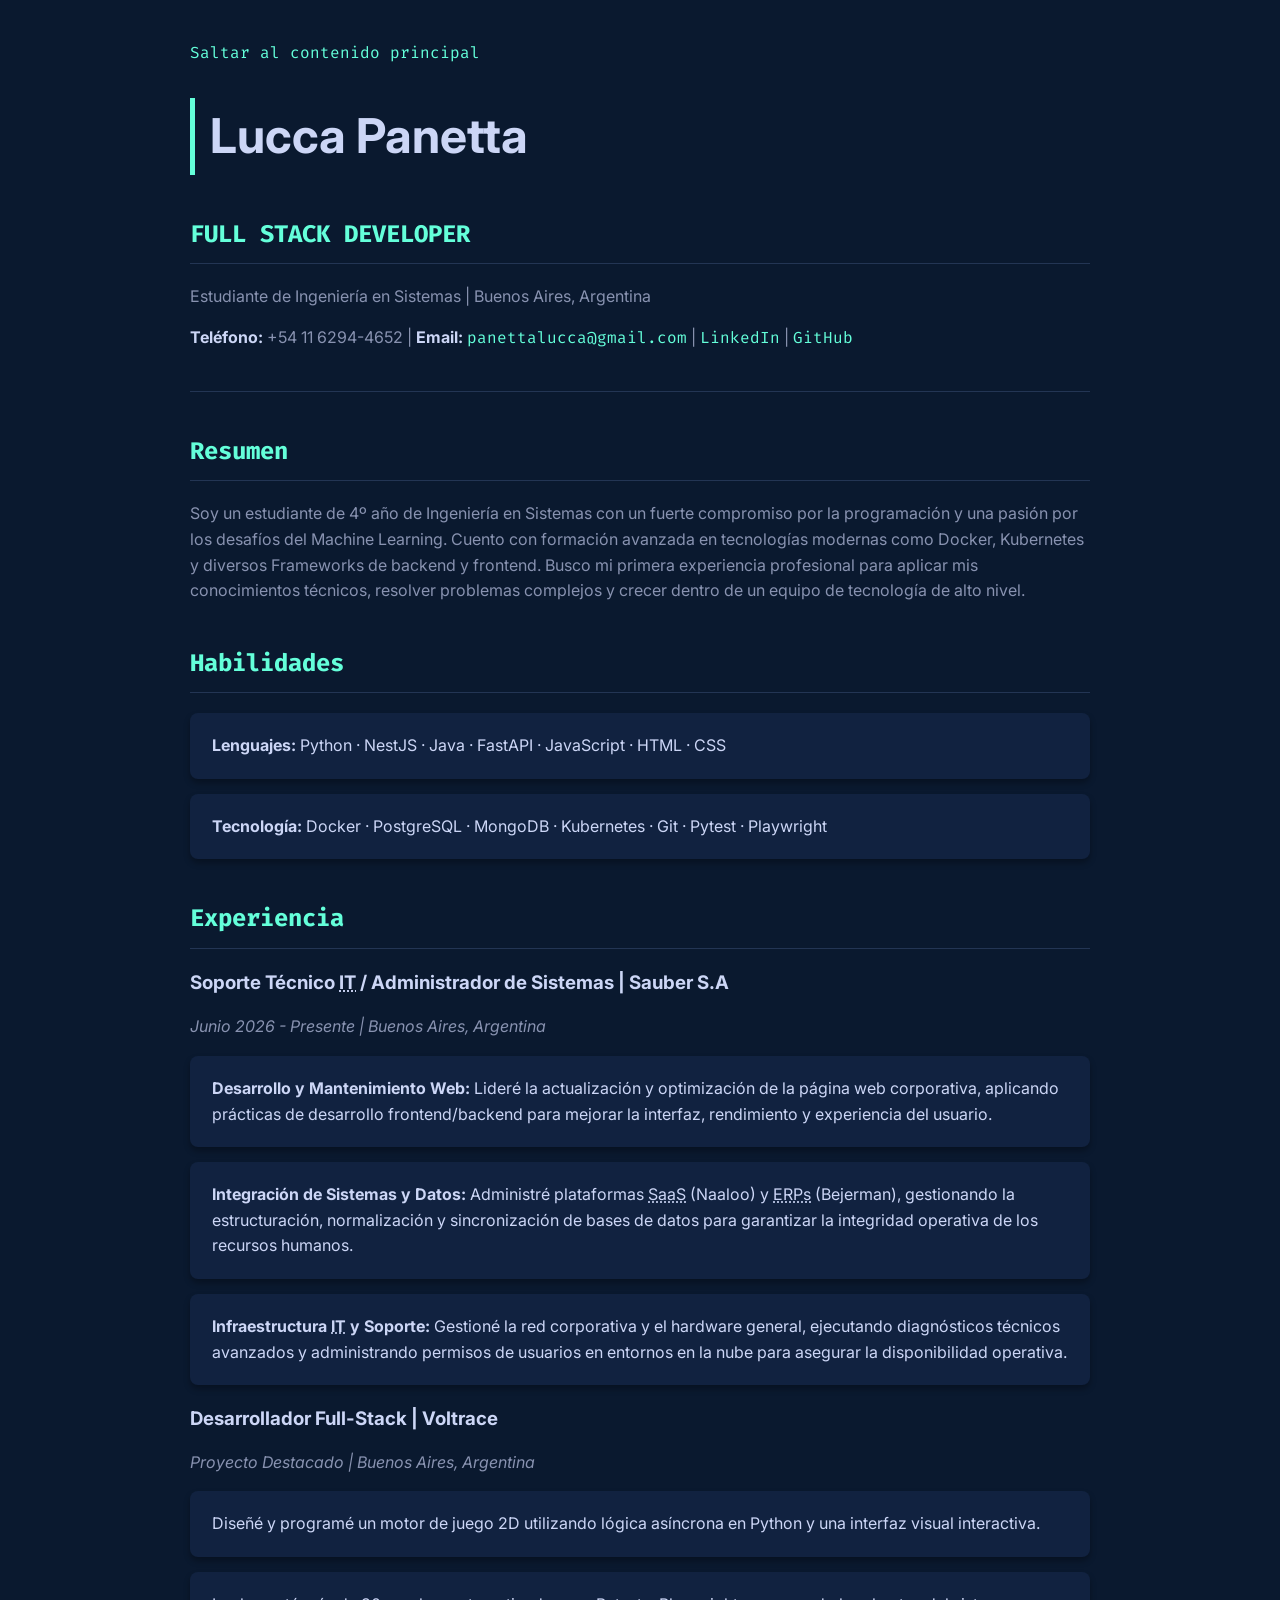
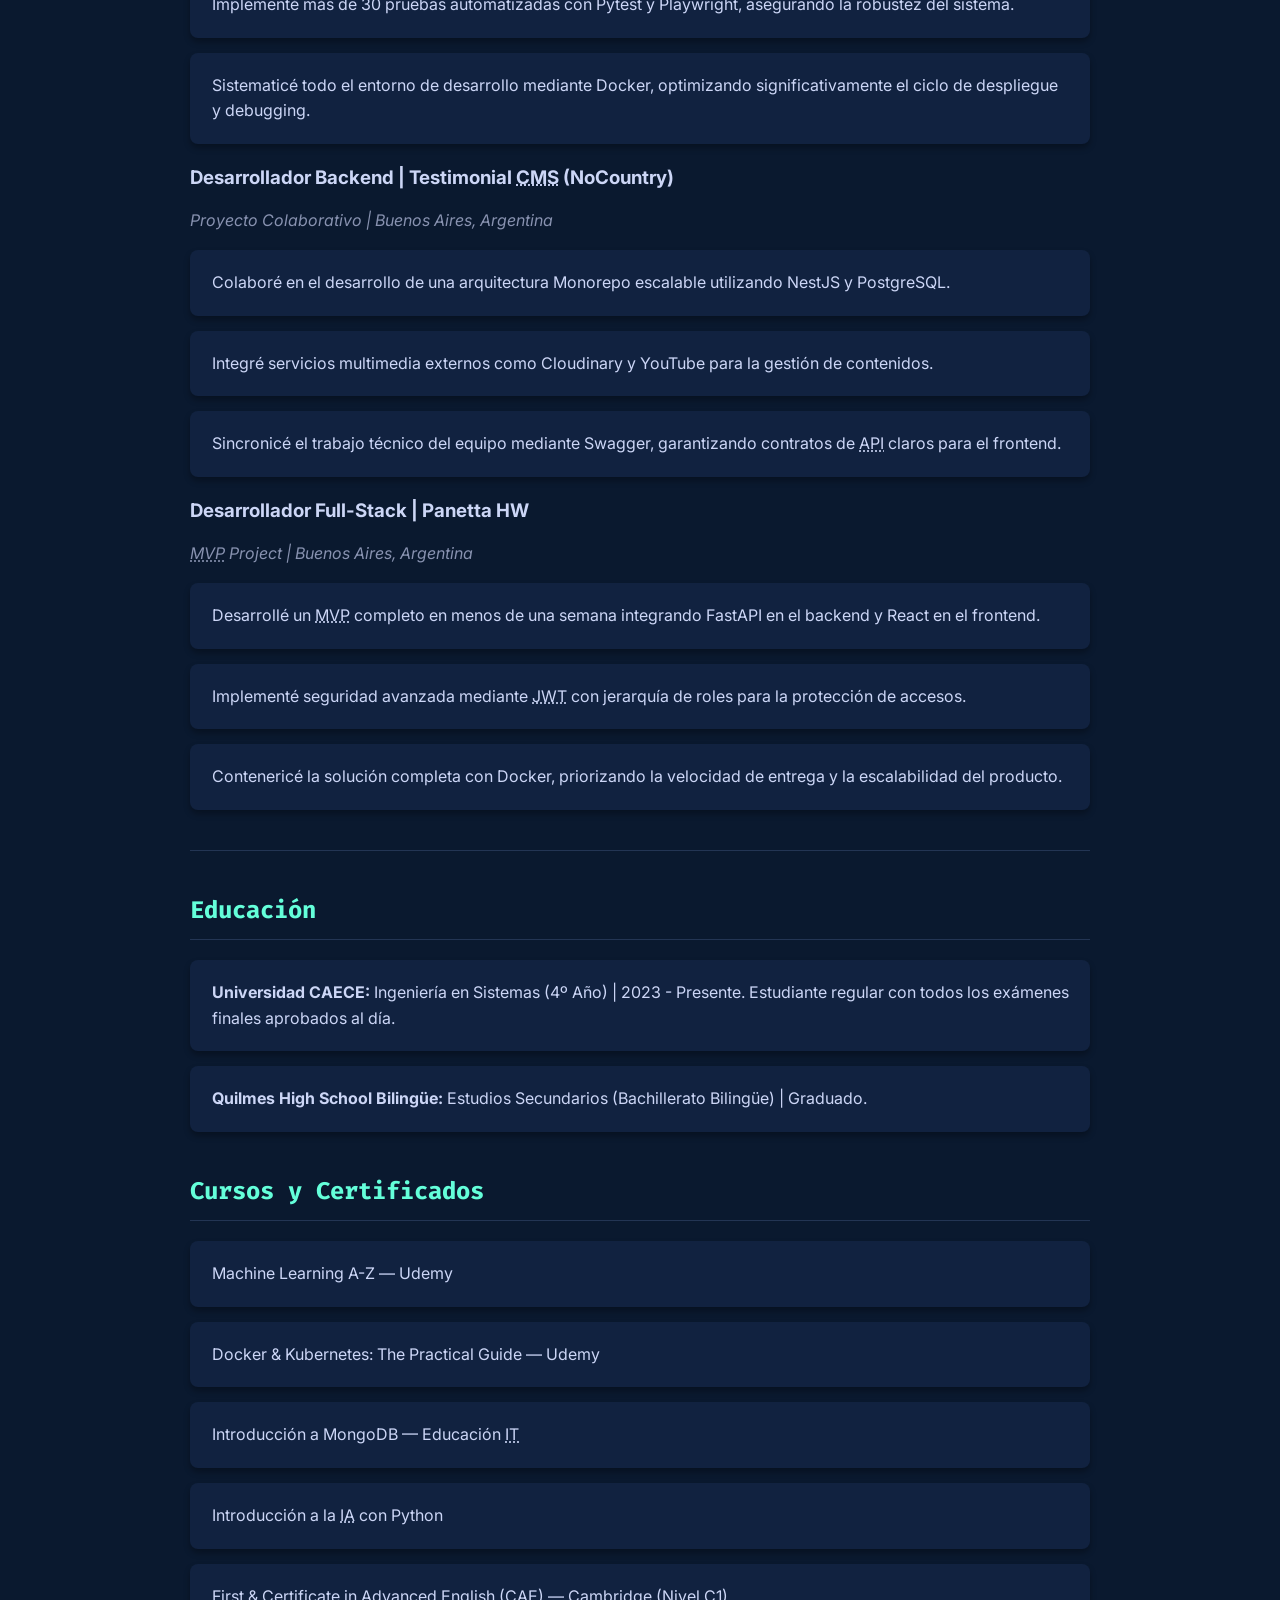
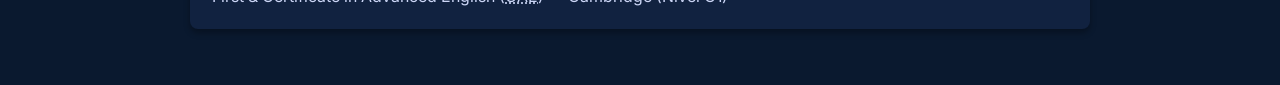
<file: index.html>
<!DOCTYPE html>
<html lang="es">
<head>
    <meta charset="UTF-8">
    <title>CV - Lucca Panetta</title>
    <link rel="stylesheet" href="estilos_cv.css">
</head>
<body>
    <!-- Enlace obligatorio para cumplimentar pauta G1 / G123 de salto de bloques -->
    <a href="#contenido-principal" title="Saltar al contenido principal de la página">Saltar al contenido principal</a>

    <header>
        <h1>Lucca Panetta</h1>
        <h2>FULL STACK DEVELOPER</h2>
        <p>Estudiante de Ingeniería en Sistemas | Buenos Aires, Argentina</p>
        
        <p>
            <strong>Teléfono:</strong> +54 11 6294-4652 | 
            <strong>Email:</strong> <a href="mailto:panettalucca@gmail.com" title="Enviar correo electrónico a Lucca">panettalucca@gmail.com</a> |
            <a href="#" title="Visitar perfil de LinkedIn">LinkedIn</a> | 
            <a href="#" title="Visitar perfil de GitHub">GitHub</a>
        </p>
    </header>

    <hr>

    <main id="contenido-principal">
        <section>
            <h2>Resumen</h2>
            <p>
                Soy un estudiante de 4º año de Ingeniería en Sistemas con un fuerte compromiso por la programación y una pasión por los desafíos del <span lang="en">Machine Learning</span>. Cuento con formación avanzada en tecnologías modernas como Docker, Kubernetes y diversos <span lang="en">Frameworks</span> de backend y frontend. Busco mi primera experiencia profesional para aplicar mis conocimientos técnicos, resolver problemas complejos y crecer dentro de un equipo de tecnología de alto nivel.
            </p>
        </section>

        <section>
            <h2>Habilidades</h2>
            <ul>
                <li><strong>Lenguajes:</strong> Python · NestJS · Java · FastAPI · JavaScript · HTML · CSS</li>
                <li><strong>Tecnología:</strong> Docker · PostgreSQL · MongoDB · Kubernetes · Git · Pytest · Playwright</li>
            </ul>
        </section>

        <section>
            <h2>Experiencia</h2>
            
            <h3>Soporte Técnico <abbr title="Information Technology">IT</abbr> / Administrador de Sistemas | Sauber S.A</h3>
            <p><em>Junio 2026 - Presente | Buenos Aires, Argentina</em></p>
            <ul>
                <li><strong>Desarrollo y Mantenimiento Web:</strong> Lideré la actualización y optimización de la página web corporativa, aplicando prácticas de desarrollo frontend/backend para mejorar la interfaz, rendimiento y experiencia del usuario.</li>
                <li><strong>Integración de Sistemas y Datos:</strong> Administré plataformas <abbr title="Software as a Service">SaaS</abbr> (Naaloo) y <abbr title="Enterprise Resource Planning">ERPs</abbr> (Bejerman), gestionando la estructuración, normalización y sincronización de bases de datos para garantizar la integridad operativa de los recursos humanos.</li>
                <li><strong>Infraestructura <abbr title="Information Technology">IT</abbr> y Soporte:</strong> Gestioné la red corporativa y el hardware general, ejecutando diagnósticos técnicos avanzados y administrando permisos de usuarios en entornos en la nube para asegurar la disponibilidad operativa.</li>
            </ul>

            <h3>Desarrollador Full-Stack | Voltrace</h3>
            <p><em>Proyecto Destacado | Buenos Aires, Argentina</em></p>
            <ul>
                <li>Diseñé y programé un motor de juego 2D utilizando lógica asíncrona en Python y una interfaz visual interactiva.</li>
                <li>Implementé más de 30 pruebas automatizadas con Pytest y Playwright, asegurando la robustez del sistema.</li>
                <li>Sistematicé todo el entorno de desarrollo mediante Docker, optimizando significativamente el ciclo de despliegue y <span lang="en">debugging</span>.</li>
            </ul>

            <h3>Desarrollador Backend | Testimonial <abbr title="Content Management System">CMS</abbr> (NoCountry)</h3>
            <p><em>Proyecto Colaborativo | Buenos Aires, Argentina</em></p>
            <ul>
                <li>Colaboré en el desarrollo de una arquitectura Monorepo escalable utilizando NestJS y PostgreSQL.</li>
                <li>Integré servicios multimedia externos como Cloudinary y YouTube para la gestión de contenidos.</li>
                <li>Sincronicé el trabajo técnico del equipo mediante Swagger, garantizando contratos de <abbr title="Application Programming Interface">API</abbr> claros para el frontend.</li>
            </ul>

            <h3>Desarrollador Full-Stack | Panetta HW</h3>
            <p><em><abbr title="Minimum Viable Product">MVP</abbr> Project | Buenos Aires, Argentina</em></p>
            <ul>
                <li>Desarrollé un <abbr title="Minimum Viable Product">MVP</abbr> completo en menos de una semana integrando FastAPI en el backend y React en el frontend.</li>
                <li>Implementé seguridad avanzada mediante <abbr title="JSON Web Token">JWT</abbr> con jerarquía de roles para la protección de accesos.</li>
                <li>Contenericé la solución completa con Docker, priorizando la velocidad de entrega y la escalabilidad del producto.</li>
            </ul>
        </section>

        <hr>

        <section>
            <h2>Educación</h2>
            <ul>
                <li><strong>Universidad CAECE:</strong> Ingeniería en Sistemas (4º Año) | 2023 - Presente. Estudiante regular con todos los exámenes finales aprobados al día.</li>
                <li><strong>Quilmes High School Bilingüe:</strong> Estudios Secundarios (Bachillerato Bilingüe) | Graduado.</li>
            </ul>
        </section>

        <section>
            <h2>Cursos y Certificados</h2>
            <ul>
                <li><span lang="en">Machine Learning A-Z</span> — Udemy</li>
                <li>Docker & Kubernetes: The Practical Guide — Udemy</li>
                <li>Introducción a MongoDB — Educación <abbr title="Information Technology">IT</abbr></li>
                <li>Introducción a la <abbr title="Inteligencia Artificial">IA</abbr> con Python</li>
                <li>First & Certificate in Advanced English (<abbr title="Certificate in Advanced English">CAE</abbr>) — Cambridge (Nivel C1)</li>
            </ul>
        </section>
    </main>
</body>
</html>
</file>
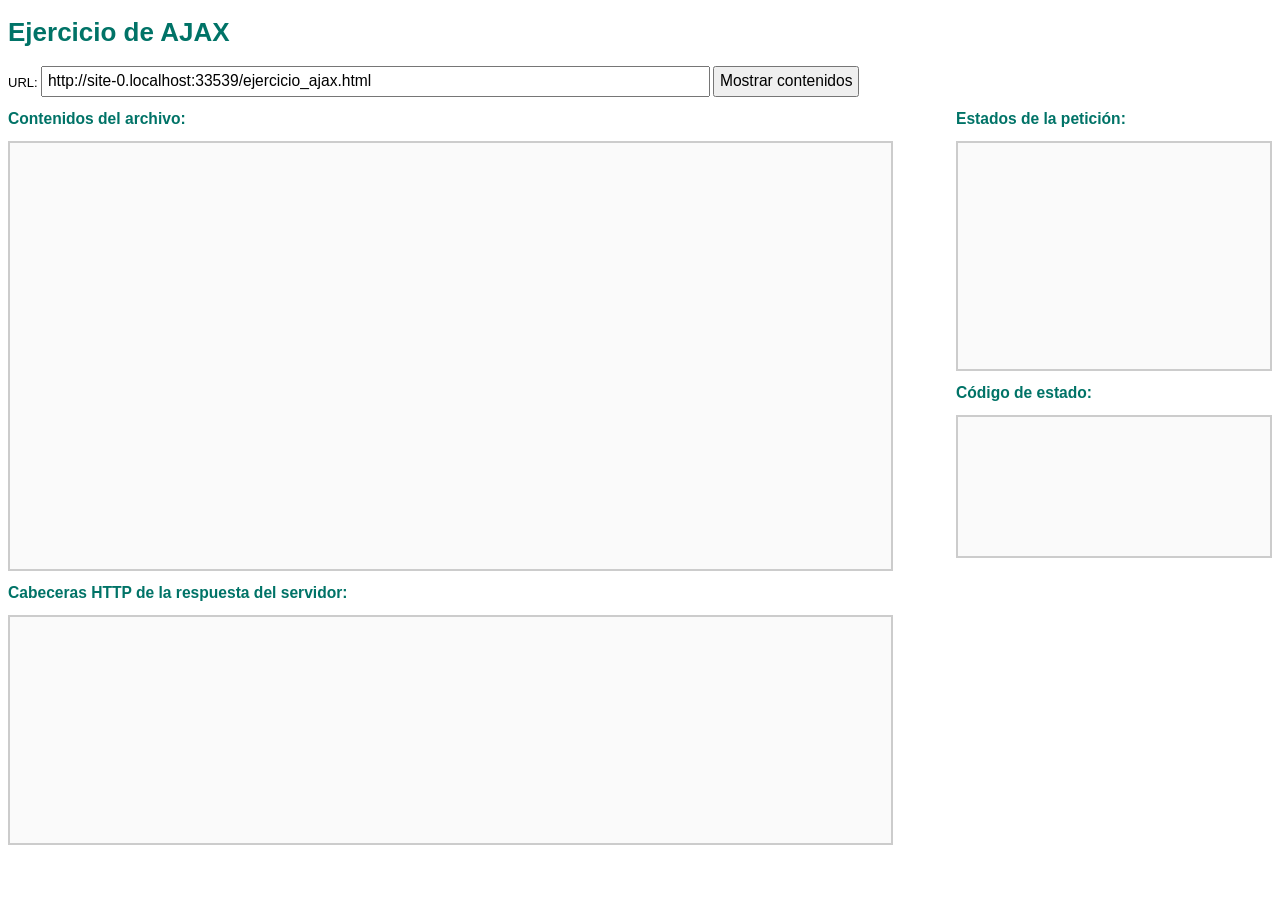
<file: ejercicio_ajax.html>
<!DOCTYPE html PUBLIC "-//W3C//DTD XHTML 1.0 Transitional//EN" "http://www.w3.org/TR/xhtml1/DTD/xhtml1-transitional.dtd">
<html xmlns="http://www.w3.org/1999/xhtml" xml:lang="es" lang="es">
<head>
    <meta http-equiv="Content-Type" content="text/html; charset=utf-8" />
    <title>Ejercicio de AJAX</title>
    <link rel="stylesheet" type="text/css" href="ajax.css" />
</head>

<body>

    <h1>Ejercicio de AJAX</h1>
    
    <noscript>
        <p><strong>Aviso de accesibilidad:</strong> Su navegador no soporta JavaScript o está deshabilitado. Esta aplicación AJAX requiere JavaScript para funcionar correctamente.</p>
    </noscript>

    <form action="#" method="get">
        <fieldset style="border: none; padding: 0; margin: 0;">
            <label for="recurso">URL:</label>
            <input type="text" id="recurso" name="recurso" size="70" title="Ingrese la URL del recurso a consultar" />
            <input type="button" id="enviar" value="Mostrar contenidos" title="Botón para enviar la solicitud AJAX" />
        </fieldset>
    </form>

    <div id="principal">
        <h2>Contenidos del archivo:</h2>
        <div id="contenidos"></div>

        <h2>Cabeceras HTTP de la respuesta del servidor:</h2>
        <div id="cabeceras"></div>
    </div>

    <div id="secundario">
        <h2>Estados de la petición:</h2>
        <div id="estados"></div>

        <h2>Código de estado:</h2>
        <div id="codigo"></div>
    </div>

    <script type="text/javascript">
        window.onload = function() {
            document.getElementById('recurso').value = window.location.href;

            document.getElementById('enviar').onclick = function() {
                var url = document.getElementById('recurso').value;
                var xhr = new XMLHttpRequest();
                var estadosDiv = document.getElementById('estados');
                
                estadosDiv.innerHTML = ''; 
                document.getElementById('contenidos').innerHTML = '';
                document.getElementById('cabeceras').innerHTML = '';
                document.getElementById('codigo').innerHTML = '';

                var estadosEtiquetas = [
                    '[0] No inicializado (UNSENT)',
                    '[1] Conexión establecida (OPENED)',
                    '[2] Petición recibida (HEADERS_RECEIVED)',
                    '[3] Procesando (LOADING)',
                    '[4] Completado (DONE)'
                ];

                xhr.onreadystatechange = function() {
                    estadosDiv.innerHTML += estadosEtiquetas[xhr.readyState] + '\n';

                    if (xhr.readyState === 4) {
                        document.getElementById('codigo').innerHTML = xhr.status + ' ' + xhr.statusText;
                        
                        document.getElementById('cabeceras').innerHTML = xhr.getAllResponseHeaders();
                        
                        // Uso de textContent que es más seguro y estándar que innerText
                        if(typeof document.getElementById('contenidos').textContent !== 'undefined'){
                             document.getElementById('contenidos').textContent = xhr.responseText;
                        } else {
                             document.getElementById('contenidos').innerText = xhr.responseText;
                        }
                    }
                };

                xhr.open('GET', url, true);
                xhr.send();
            };
        };
    </script>
</body>
</html>
</file>
<file: estilos_cv.css>
@import url('https://fonts.googleapis.com/css2?family=Fira+Code:wght@400;700&family=Inter:wght@300;400;700&display=swap');

:root {
    --bg-main: #0a192f;        /* Azul oscuro tipo terminal */
    --bg-card: #112240;        /* Azul levemente más claro para cajas */
    --text-main: #ccd6f6;      /* Gris claro para texto principal */
    --text-sec: #8892b0;       /* Gris apagado para descripciones */
    --neon-cyan: #64ffda;      /* Color de acento estilo "hacker/tech" */
}

body {
    font-family: 'Inter', sans-serif;
    background-color: var(--bg-main);
    color: var(--text-main);
    line-height: 1.6;
    max-width: 900px;
    margin: 0 auto;
    padding: 40px 20px;
}

h1 {
    font-size: 3em;
    color: var(--text-main);
    margin-bottom: 5px;
    border-left: 5px solid var(--neon-cyan);
    padding-left: 15px;
}

h2 {
    font-family: 'Fira Code', monospace;
    font-size: 1.5em;
    color: var(--neon-cyan);
    margin-top: 40px;
    border-bottom: 1px solid #233554;
    padding-bottom: 10px;
}

h3 {
    color: var(--text-main);
    margin-bottom: 5px;
}

p {
    color: var(--text-sec);
}

a {
    color: var(--neon-cyan);
    text-decoration: none;
    position: relative;
    transition: all 0.3s ease;
    font-family: 'Fira Code', monospace;
}

a:hover {
    text-shadow: 0 0 8px rgba(100, 255, 218, 0.5);
    background-color: rgba(100, 255, 218, 0.1);
    border-radius: 4px;
}

ul {
    list-style-type: none;
    padding: 0;
}

li {
    background-color: var(--bg-card);
    margin-bottom: 15px;
    padding: 20px;
    border-radius: 8px;
    box-shadow: 0 4px 6px rgba(0,0,0,0.3);
    transition: transform 0.3s ease;
    border-left: 2px solid transparent;
}

li:hover {
    transform: translateY(-5px);
    border-left: 2px solid var(--neon-cyan);
}

strong {
    color: var(--text-main);
    font-weight: 700;
}

hr {
    border: 0;
    height: 1px;
    background: #233554;
    margin: 40px 0;
}
</file>
<file: ajax.css>
body { font: 13px Arial, Helvetica, sans-serif; }
h1, h2 {
	color:#007367;
	margin-bottom:"10px";
}
h1 { font-size: 2em;  }
h2 { font-size: 1.2em;  }
#recurso, #enviar {
	padding: .3em;
	font-size: 1.2em;
}
#principal {
	float: left;
	width: 70%;
}
#secundario {
	float: right;
	width: 25%;
}
#contenidos, #estados, #cabeceras, #codigo {
    border: 2px solid #CCC;
    background: #FAFAFA;
    padding: 1em;
    white-space: pre;
}
#contenidos {
    min-height: 400px;
    max-height: 600px;
    overflow: scroll;
}
#estados { min-height: 200px; }
#cabeceras { min-height: 200px; }
#codigo {
	min-height: 100px;
	font-size: 1.5em;
}
</file>
